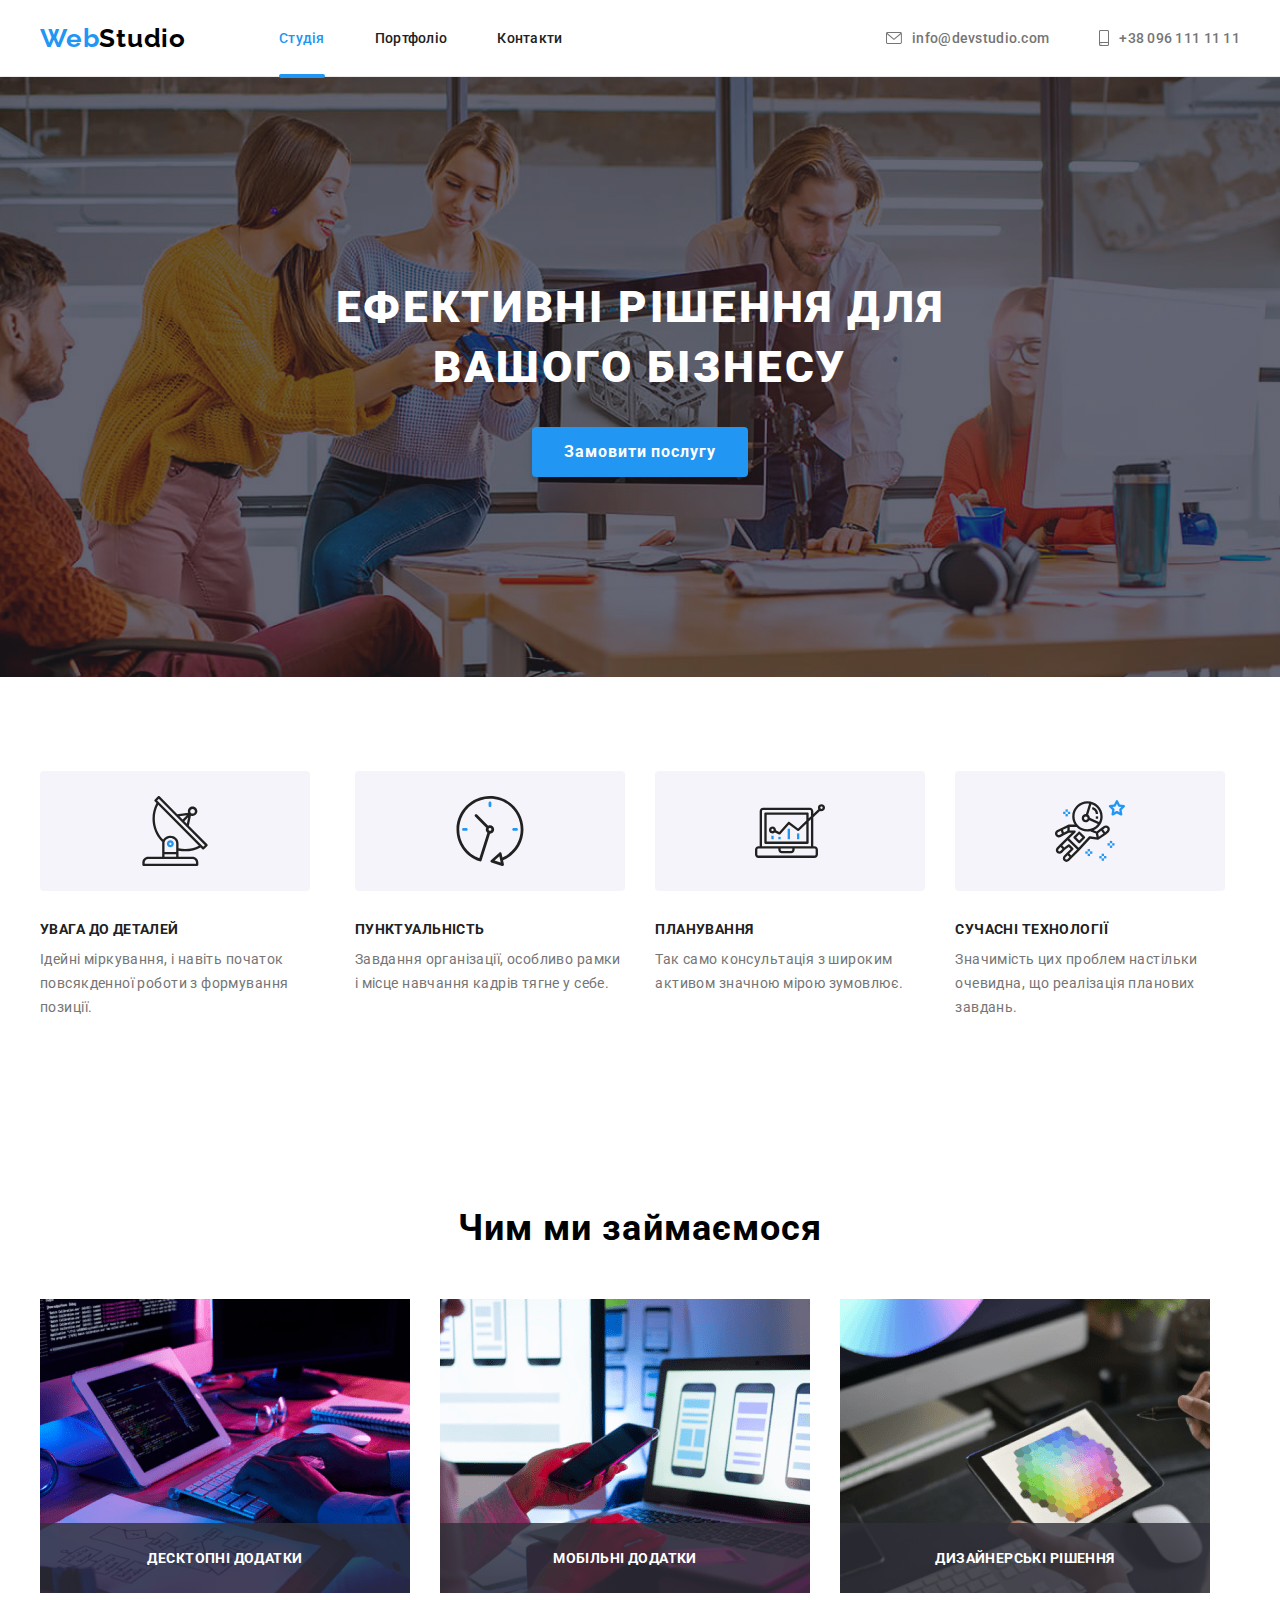
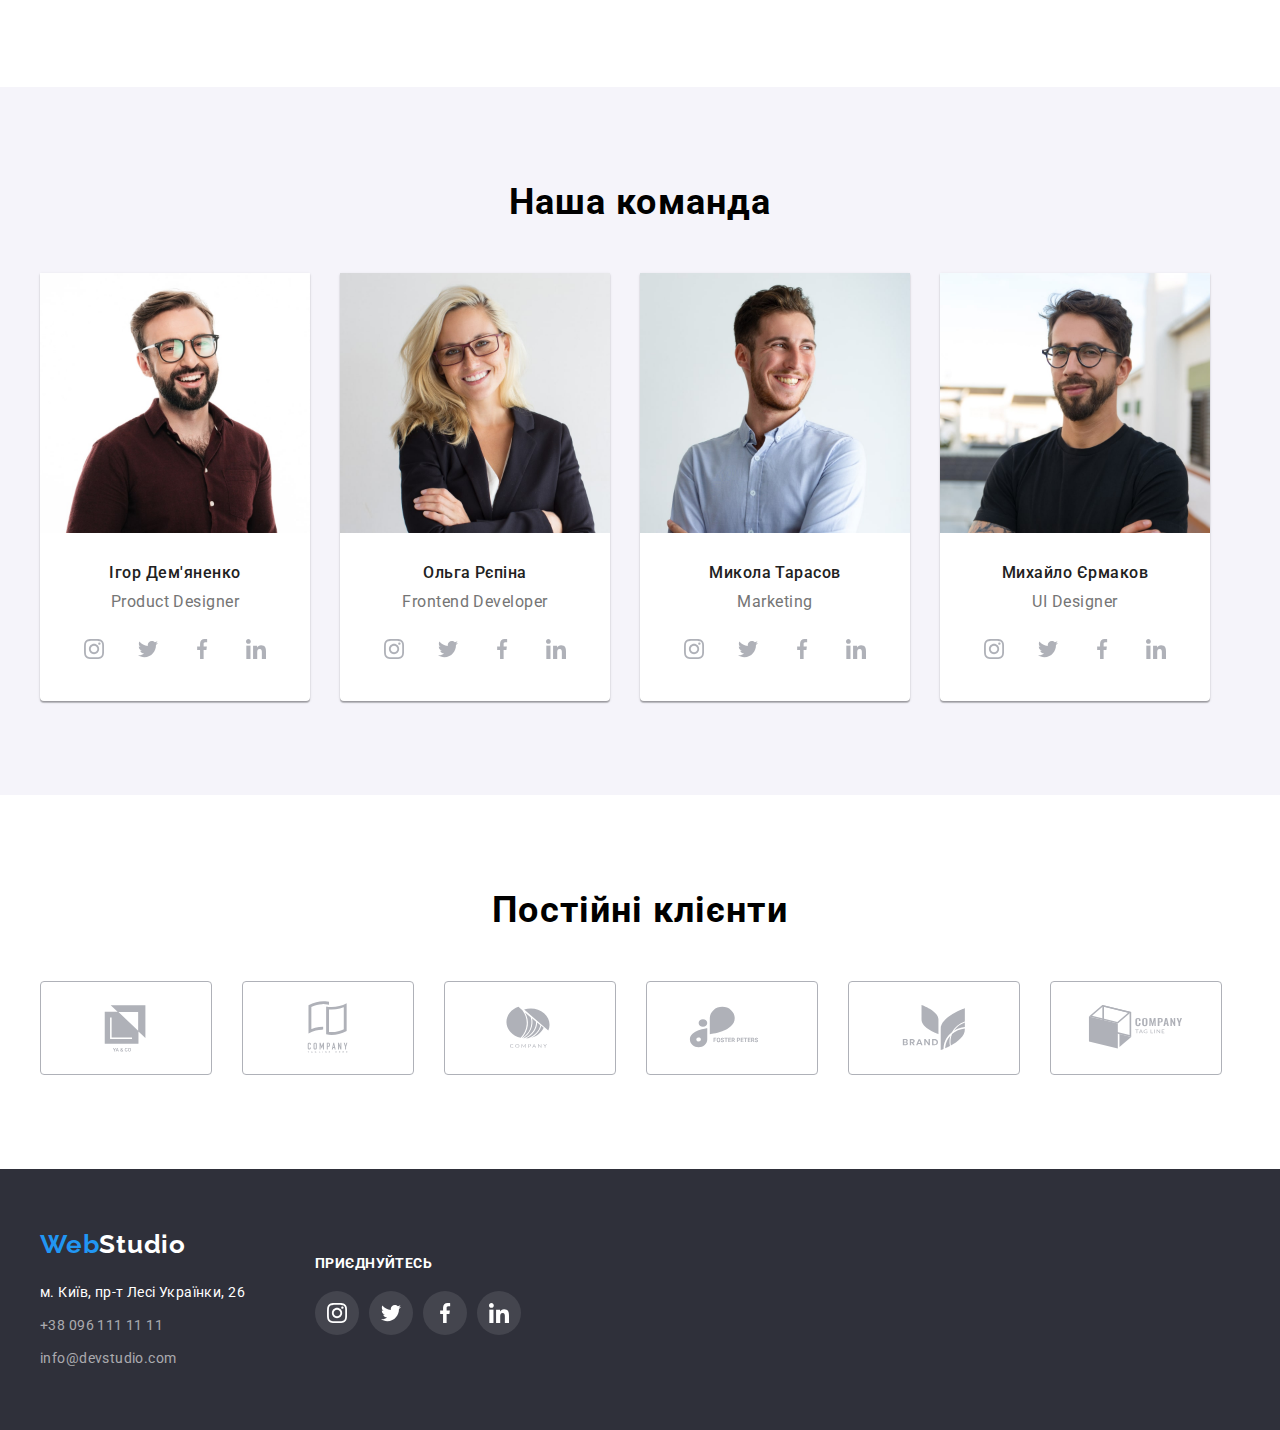
<file: index.html>
<!DOCTYPE html>
<html lang="en">
  <head>
    <meta charset="UTF-8" />
    <meta http-equiv="X-UA-Compatible" content="IE=edge" />
    <meta name="viewport" content="width=device-width, initial-scale=1.0" />
    <title>Webstudio</title>
    <!--modern normalize-->
    <link
      rel="stylesheet"
      href="https://cdnjs.cloudflare.com/ajax/libs/modern-normalize/1.1.0/modern-normalize.min.css"
      integrity="sha512-wpPYUAdjBVSE4KJnH1VR1HeZfpl1ub8YT/NKx4PuQ5NmX2tKuGu6U/JRp5y+Y8XG2tV+wKQpNHVUX03MfMFn9Q=="
      crossorigin="anonymous"
      referrerpolicy="no-referrer" />
    <!-- <link rel="stylesheet" href="./css/normalize.css" /> -->
    <!--custom styles-->
    <link rel="stylesheet" href="./css/styles.css" />
    <!--fonts-family-->
    <link rel="preconnect" href="https://fonts.googleapis.com" />
    <link rel="preconnect" href="https://fonts.gstatic.com" crossorigin />
    <link
      href="https://fonts.googleapis.com/css2?family=Raleway:wght@700&family=Roboto:wght@400;500;700;900&display=swap"
      rel="stylesheet" />
  </head>
  <body>
    <!--шапка-->
    <header class="header">
      <div class="container">
        <div class="header-container">
          <a class="logo" href="index.html">Web<span class="logo-header">Studio</span></a>
          <nav>
            <ul class="nav-list">
              <li class="nav-item">
                <a href="./index.html" class="nav-link curent"
                  ><span class="blue-line">Студія</span></a
                >
              </li>
              <li class="nav-item"><a href="./portfolio.html" class="nav-link">Портфоліо</a></li>
              <li class="nav-item"><a href="./index.html" class="nav-link">Контакти</a></li>
            </ul>
          </nav>
          <div class="header-group">
            <a href="info@devstudio.com" class="info">
              <svg class="header-logo" width="16" height="12">
                <use href="./img/symbol-defs.svg#icon-envelope"></use>
              </svg>

              info@devstudio.com
            </a>
            <a href="tel:+380961111111" class="tel">
              <svg class="header-logo" width="10" height="16">
                <use href="./img/symbol-defs.svg#icon-smartphone"></use>
              </svg>

              +38 096 111 11 11</a
            >
          </div>
        </div>
      </div>
    </header>

    <!--hero-->
    <main>
      <div class="hero">
        <section>
          <h1 class="post-title">Ефективні рішення для вашого бізнесу</h1>

          <!--<img src="./img/bg.png" alt="bg" width="1600" height="600" />-->
          <button data-modal-open type="button" class="hero-button">Замовити послугу</button>
        </section>
      </div>

      <!--<h2>Особливостi</h2>-->
      <section class="section">
        <div class="container">
          <ul class="list-item">
            <li>
              <div class="box-ander-hero">
                <svg class="ander-hero-logo" width="70" height="70">
                  <use href="./img/symbol-defs.svg#icon-antenna-1"></use>
                </svg>
              </div>
              <h3 class="section-title">УВАГА ДО ДЕТАЛЕЙ</h3>
              <p class="section-title-item">
                Ідейні міркування, і навіть початок повсякденної роботи з формування позиції.
              </p>
            </li>
            <li>
              <div class="box-ander-hero">
                <svg class="ander-hero-logo" width="70" height="70">
                  <use href="./img/symbol-defs.svg#icon-clock-1"></use>
                </svg>
              </div>
              <h3 class="section-title">ПУНКТУАЛЬНІСТЬ</h3>
              <p class="section-title-item">
                Завдання організації, особливо рамки і місце навчання кадрів тягне у себе.
              </p>
            </li>

            <li>
              <div class="box-ander-hero">
                <svg class="ander-hero-logo" width="70" height="70">
                  <use href="./img/symbol-defs.svg#icon-diagram-1"></use>
                </svg>
              </div>
              <h3 class="section-title">ПЛАНУВАННЯ</h3>
              <p class="section-title-item">
                Так само консультація з широким активом значною мірою зумовлює.
              </p>
            </li>
            <li>
              <div class="box-ander-hero">
                <svg class="ander-hero-logo" width="70" height="70">
                  <use href="./img/symbol-defs.svg#icon-astronaut-1"></use>
                </svg>
              </div>
              <h3 class="section-title">СУЧАСНІ ТЕХНОЛОГІЇ</h3>
              <p class="section-title-item">
                Значимість цих проблем настільки очевидна, що реалізація планових завдань.
              </p>
            </li>
          </ul>
        </div>
      </section>

      <!------- чим ми займаэмося------->

      <section class="section">
        <div class="container">
          <h2 class="title-studio">Чим ми займаємося</h2>
          <ul class="list list-item">
            <li>
              <div class="thumb">
                <img src="./img/mbook-min.png" alt="mbook" width="370" height="294" />
                <h3 class="our-work">Десктопні додатки</h3>
              </div>
            </li>
            <li>
              <div class="thumb">
                <img src="./img/iphone-min.png" alt="iphone" width="370" height="294" />
                <h3 class="our-work">Мобільні додатки</h3>
              </div>
            </li>
            <li>
              <div class="thumb">
                <img src="./img/pl-min.png" alt="pl" width="370" height="294" />
                <h3 class="our-work">Дизайнерські рішення</h3>
              </div>
            </li>
          </ul>
        </div>
      </section>
      <!--бригада-->
      <div class="team section">
        <section class="container">
          <h2 class="title-studio">Наша команда</h2>
          <ul class="list list-item">
            <li class="cards-team">
              <img src="./img/igor-min.jpg" alt="igor" width="270" height="260" />

              <div class="about-unit">
                <h3 class="section-unit">Ігор Дем'яненко</h3>
                <p class="section-unit-work">Product Designer</p>
                <ul class="sosials">
                  <li class="socials-item">
                    <a
                      class="sosials-link"
                      href="htpps://instagram.com"
                      target="_blank"
                      rel="nooper noreferrer"
                      aria-label="Instagram icon">
                      <svg class="sosials-icon" width="20" height="20">
                        <use href="./img/symbol-defs.svg#icon-instagram-2"></use>
                      </svg>
                    </a>
                  </li>
                  <li class="socials-item">
                    <a
                      class="sosials-link"
                      href="htpps://instagram.com"
                      target="_blank"
                      rel="nooper noreferrer"
                      aria-label="Instagram icon">
                      <svg class="sosials-icon" width="20" height="20">
                        <use href="./img/symbol-defs.svg#icon-twitter-1"></use>
                      </svg>
                    </a>
                  </li>
                  <li class="socials-item">
                    <a
                      class="sosials-link"
                      href="htpps://instagram.com"
                      target="_blank"
                      rel="nooper noreferrer"
                      aria-label="Instagram icon">
                      <svg class="sosials-icon" width="20" height="20">
                        <use href="./img/symbol-defs.svg#icon-facebook-1"></use>
                      </svg>
                    </a>
                  </li>
                  <li class="socials-item">
                    <a
                      class="sosials-link"
                      href="htpps://instagram.com"
                      target="_blank"
                      rel="nooper noreferrer"
                      aria-label="Instagram icon">
                      <svg class="sosials-icon" width="20" height="20">
                        <use href="./img/symbol-defs.svg#icon-linkedin-1"></use>
                      </svg>
                    </a>
                  </li>
                </ul>
              </div>
            </li>
            <li class="cards-team">
              <img src="./img/olga-min.jpg" alt="olga" width="270" height="260" />

              <div class="about-unit">
                <h3 class="section-unit">Ольга Рєпіна</h3>
                <p class="section-unit-work">Frontend Developer</p>
                <ul class="sosials">
                  <li class="socials-item">
                    <a
                      class="sosials-link"
                      href="htpps://instagram.com"
                      target="_blank"
                      rel="nooper noreferrer"
                      aria-label="Instagram icon">
                      <svg class="sosials-icon" width="20" height="20">
                        <use href="./img/symbol-defs.svg#icon-instagram-2"></use>
                      </svg>
                    </a>
                  </li>
                  <li class="socials-item">
                    <a
                      class="sosials-link"
                      href="htpps://instagram.com"
                      target="_blank"
                      rel="nooper noreferrer"
                      aria-label="Instagram icon">
                      <svg class="sosials-icon" width="20" height="20">
                        <use href="./img/symbol-defs.svg#icon-twitter-1"></use>
                      </svg>
                    </a>
                  </li>
                  <li class="socials-item">
                    <a
                      class="sosials-link"
                      href="htpps://instagram.com"
                      target="_blank"
                      rel="nooper noreferrer"
                      aria-label="Instagram icon">
                      <svg class="sosials-icon" width="20" height="20">
                        <use href="./img/symbol-defs.svg#icon-facebook-1"></use>
                      </svg>
                    </a>
                  </li>
                  <li class="socials-item">
                    <a
                      class="sosials-link"
                      href="htpps://instagram.com"
                      target="_blank"
                      rel="nooper noreferrer"
                      aria-label="Instagram icon">
                      <svg class="sosials-icon" width="20" height="20">
                        <use href="./img/symbol-defs.svg#icon-linkedin-1"></use>
                      </svg>
                    </a>
                  </li>
                </ul>
              </div>
            </li>
            <li class="cards-team">
              <img src="./img/mikola-min.jpg" alt="mikola" width="270" height="260" />

              <div class="about-unit">
                <h3 class="section-unit">Микола Тарасов</h3>
                <p class="section-unit-work">Marketing</p>
                <ul class="sosials">
                  <li class="socials-item">
                    <a
                      class="sosials-link"
                      href="htpps://instagram.com"
                      target="_blank"
                      rel="nooper noreferrer"
                      aria-label="Instagram icon">
                      <svg class="sosials-icon" width="20" height="20">
                        <use href="./img/symbol-defs.svg#icon-instagram-2"></use>
                      </svg>
                    </a>
                  </li>
                  <li class="socials-item">
                    <a
                      class="sosials-link"
                      href="htpps://instagram.com"
                      target="_blank"
                      rel="nooper noreferrer"
                      aria-label="Instagram icon">
                      <svg class="sosials-icon" width="20" height="20">
                        <use href="./img/symbol-defs.svg#icon-twitter-1"></use>
                      </svg>
                    </a>
                  </li>
                  <li class="socials-item">
                    <a
                      class="sosials-link"
                      href="htpps://instagram.com"
                      target="_blank"
                      rel="nooper noreferrer"
                      aria-label="Instagram icon">
                      <svg class="sosials-icon" width="20" height="20">
                        <use href="./img/symbol-defs.svg#icon-facebook-1"></use>
                      </svg>
                    </a>
                  </li>
                  <li class="socials-item">
                    <a
                      class="sosials-link"
                      href="htpps://instagram.com"
                      target="_blank"
                      rel="nooper noreferrer"
                      aria-label="Instagram icon">
                      <svg class="sosials-icon" width="20" height="20">
                        <use href="./img/symbol-defs.svg#icon-linkedin-1"></use>
                      </svg>
                    </a>
                  </li>
                </ul>
              </div>
            </li>
            <li class="cards-team">
              <img src="./img/mikael-min.jpg" alt="mikael" width="270" height="260" />

              <div class="about-unit">
                <h3 class="section-unit">Михайло Єрмаков</h3>
                <p class="section-unit-work">UI Designer</p>
                <ul class="sosials">
                  <li class="socials-item">
                    <a
                      class="sosials-link"
                      href="htpps://instagram.com"
                      target="_blank"
                      rel="nooper noreferrer"
                      aria-label="Instagram icon">
                      <svg class="sosials-icon" width="20" height="20">
                        <use href="./img/symbol-defs.svg#icon-instagram-2"></use>
                      </svg>
                    </a>
                  </li>
                  <li class="socials-item">
                    <a
                      class="sosials-link"
                      href="htpps://instagram.com"
                      target="_blank"
                      rel="nooper noreferrer"
                      aria-label="Instagram icon">
                      <svg class="sosials-icon" width="20" height="20">
                        <use href="./img/symbol-defs.svg#icon-twitter-1"></use>
                      </svg>
                    </a>
                  </li>
                  <li class="socials-item">
                    <a
                      class="sosials-link"
                      href="htpps://instagram.com"
                      target="_blank"
                      rel="nooper noreferrer"
                      aria-label="Instagram icon">
                      <svg class="sosials-icon" width="20" height="20">
                        <use href="./img/symbol-defs.svg#icon-facebook-1"></use>
                      </svg>
                    </a>
                  </li>
                  <li class="socials-item">
                    <a
                      class="sosials-link"
                      href="htpps://instagram.com"
                      target="_blank"
                      rel="nooper noreferrer"
                      aria-label="Instagram icon">
                      <svg class="sosials-icon" width="20" height="20">
                        <use href="./img/symbol-defs.svg#icon-linkedin-1"></use>
                      </svg>
                    </a>
                  </li>
                </ul>
              </div>
            </li>
          </ul>
        </section>
      </div>
      <!--постiйнi клiэнти-->
      <section class="section">
        <div class="container">
          <h2 class="title-studio">Постійні клієнти</h2>
          <ul class="list-client">
            <li>
              <a class="client-link" href="./index.html">
                <svg class="client-logo-symbol" width="106" height="60">
                  <use href="./img/symbol-defs.svg#icon-yaco"></use>
                </svg>
              </a>
            </li>
            <li>
              <a class="client-link" href="./index.html">
                <svg class="client-logo-symbol" width="106" height="60">
                  <use href="./img/symbol-defs.svg#icon-taglinehere"></use>
                </svg>
              </a>
            </li>
            <li>
              <a class="client-link" href="./index.html">
                <svg class="client-logo-symbol" width="106" height="60">
                  <use href="./img/symbol-defs.svg#icon-company"></use>
                </svg>
              </a>
            </li>
            <li>
              <a class="client-link" href="./index.html">
                <svg class="client-logo-symbol" width="106" height="60">
                  <use href="./img/symbol-defs.svg#icon-foster"></use>
                </svg>
              </a>
            </li>
            <li>
              <a class="client-link" href="./index.html">
                <svg class="client-logo-symbol" width="106" height="60">
                  <use href="./img/symbol-defs.svg#icon-brand"></use>
                </svg>
              </a>
            </li>
            <li>
              <a class="client-link" href="./index.html">
                <svg class="client-logo-symbol" width="106" height="60">
                  <use href="./img/symbol-defs.svg#icon-tagline"></use>
                </svg>
              </a>
            </li>
          </ul>
        </div>
      </section>
    </main>
    <!--на подвале-->

    <footer class="footer">
      <div class="join-items container">
        <div>
          <a class="footer-logo" href="index.html">Web<span class="logo-footer">Studio</span></a>
          <address>
            <ul class="footer-items">
              <li>
                <a
                  class="info-tel-ad"
                  href="https://goo.gl/maps/oGdaYsp25zFcmJvW9"
                  target="_blank"
                  rel="nofolow"
                  >м. Київ, пр-т Лесі Українки, 26</a
                >
              </li>
              <li>
                <a class="info-tel-footer" href="tel:+380961111111">+38 096 111 11 11</a>
              </li>
              <li>
                <a class="info-footer" href="info@devstudio.com">info@devstudio.com</a>
              </li>
            </ul>
          </address>
        </div>
        <div class="join">
          <h3 class="section-join">приєднуйтесь</h3>
          <ul class="sosials-footer">
            <li class="socials-item">
              <a
                class="sosials-link-footer"
                href="htpps://instagram.com"
                target="_blank"
                rel="nooper noreferrer"
                aria-label="Instagram icon">
                <svg class="sosials-icon" width="20" height="20">
                  <use href="./img/symbol-defs.svg#icon-instagram-2"></use>
                </svg>
              </a>
            </li>
            <li class="socials-item">
              <a
                class="sosials-link-footer"
                href="htpps://instagram.com"
                target="_blank"
                rel="nooper noreferrer"
                aria-label="Instagram icon">
                <svg class="sosials-icon" width="20" height="20">
                  <use href="./img/symbol-defs.svg#icon-twitter-1"></use>
                </svg>
              </a>
            </li>
            <li class="socials-item">
              <a
                class="sosials-link-footer"
                href="htpps://instagram.com"
                target="_blank"
                rel="nooper noreferrer"
                aria-label="Instagram icon">
                <svg class="sosials-icon" width="20" height="20">
                  <use href="./img/symbol-defs.svg#icon-facebook-1"></use>
                </svg>
              </a>
            </li>
            <li class="socials-item">
              <a
                class="sosials-link-footer"
                href="htpps://instagram.com"
                target="_blank"
                rel="nooper noreferrer"
                aria-label="Instagram icon">
                <svg class="sosials-icon" width="20" height="20">
                  <use href="./img/symbol-defs.svg#icon-linkedin-1"></use>
                </svg>
              </a>
            </li>
          </ul>
        </div>
      </div>
    </footer>
    <div class="backdrop is-hidden" data-modal>
      <div class="modal">
        <button class="modal-btn" data-modal-close>
          <svg class="modal-icon" width="18px" height="18px">
            <use href="./img/symbol-defs.svg#icon-close-black-18dp-2-1"></use>
          </svg>
        </button>
        <h2 class="modal-your-data">Залиште свої дані, ми вам передзвонимо</h2>
        <form class="modal-form" name="modal_form">
          <div class="modal-form-group" role="group">
            <label class="modal-form-label" for="user_name">Ім'я</label>
            <div>
              <input class="modal-form-field" type="text" name="user_name" id="user_name" />
              <svg class="modal-icon" width="18px" height="18px">
                <use href="./img/symbol-defs.svg#icon-person-black-18dp-1"></use>
              </svg>
            </div>
            <label class="modal-form-label" for="user_name">Телефон</label>
            <div>
              <input class="modal-form-field" type="tel" name="user_name" id="user_name" />
              <svg class="modal-icon" width="18px" height="18px">
                <use href="./img/symbol-defs.svg#icon-phone-black-18dp-1"></use>
              </svg>
            </div>
            <label class="modal-form-label" for="user_name">Пошта</label>
            <div>
              <input class="modal-form-field" type="email" name="user_name" id="user_name" />
              <svg class="modal-icon" width="18px" height="18px">
                <use href="./img/symbol-defs.svg#icon-email-black-18dp-1"></use>
              </svg>
            </div>
            <label class="modal-form-label" for="user_message">Коментар</label>
            <textarea
              class="modal-form-message"
              name="user_message"
              id="user_message"
              rows="6" placeholder="Введіть текст"></textarea>
          </div>
          <div role="group">
            <input class="modal-form-checkbox" type="checkbox" id="user_agreement" />
            <label for="user_agreement"
              >Погоджуюся з розсилкою та приймаю<a href="">Умови договору</a></label
            >
          </div>
          <button class="modal-form-btn" type="submit">Відправити</button>
        </form>
      </div>
    </div>
    <script src="./js/modal.js"></script>
  </body>
</html>
</file>
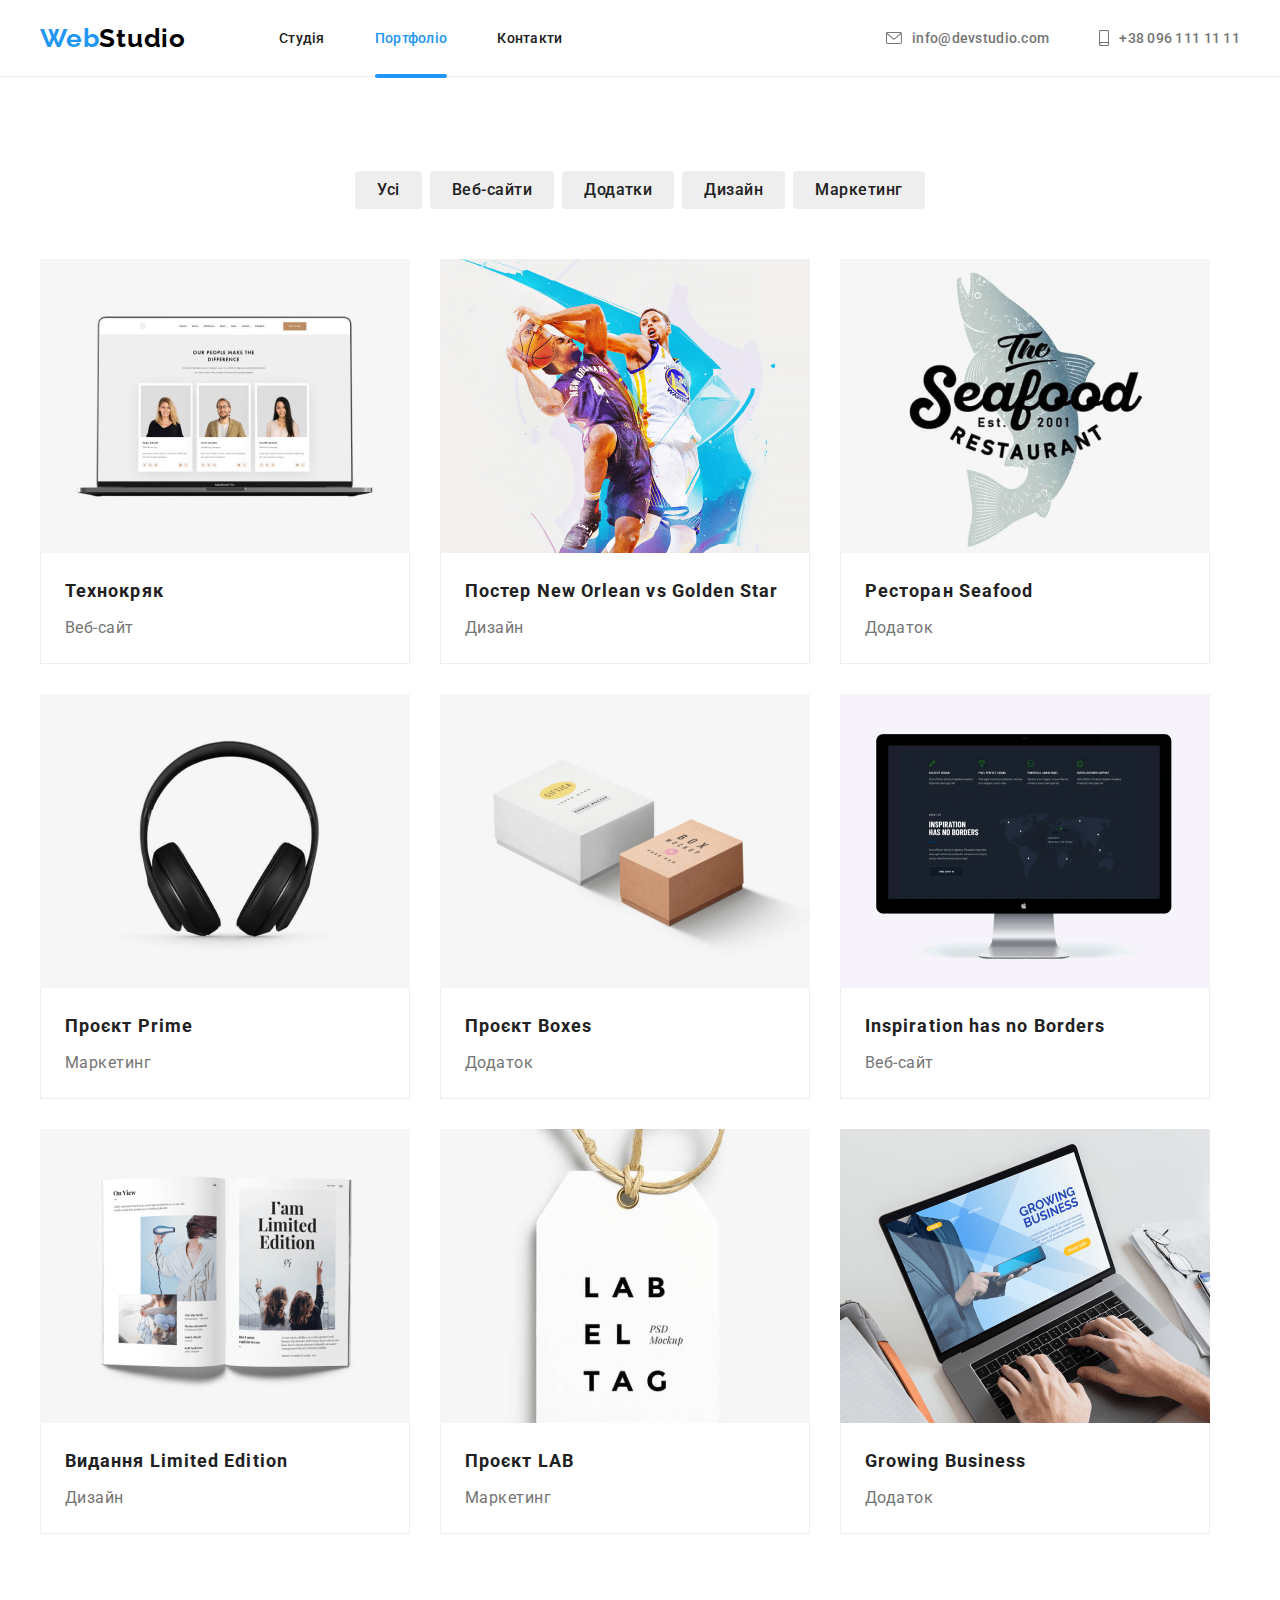
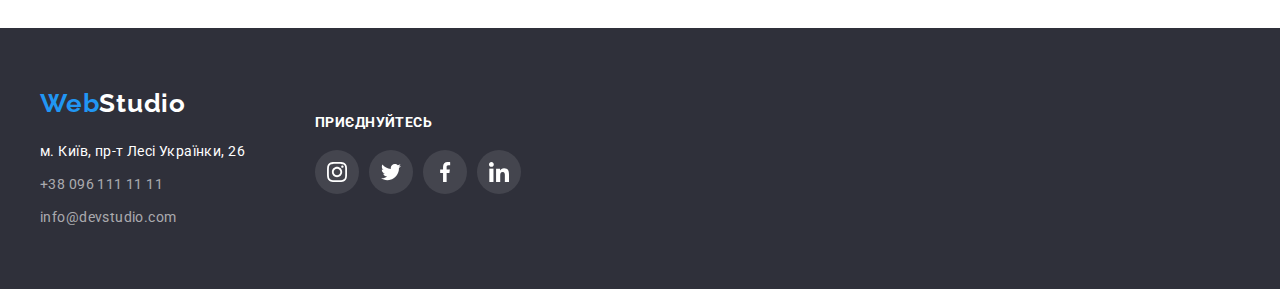
<file: portfolio.html>
<!DOCTYPE html>
<html lang="en">
  <head>
    <meta charset="UTF-8" />
    <meta http-equiv="X-UA-Compatible" content="IE=edge" />
    <meta name="viewport" content="width=device-width, initial-scale=1.0" />
    <title>Portfolio</title>
    <!--modern normalize-->
    <link
      rel="stylesheet"
      href="https://cdnjs.cloudflare.com/ajax/libs/modern-normalize/1.1.0/modern-normalize.min.css"
      integrity="sha512-wpPYUAdjBVSE4KJnH1VR1HeZfpl1ub8YT/NKx4PuQ5NmX2tKuGu6U/JRp5y+Y8XG2tV+wKQpNHVUX03MfMFn9Q=="
      crossorigin="anonymous"
      referrerpolicy="no-referrer" />
    <!-- <link rel="stylesheet" href="./css/normalize.css" /> -->

    <!--custom styles-->
    <link rel="stylesheet" href="./css/styles.css" />
    <!--fonts-family-->
    <link rel="preconnect" href="https://fonts.googleapis.com" />
    <link rel="preconnect" href="https://fonts.gstatic.com" crossorigin />
    <link
      href="https://fonts.googleapis.com/css2?family=Raleway:wght@700&family=Roboto:wght@400;500;700;900&display=swap"
      rel="stylesheet" />
  </head>
  <body>
    <!--шапка-->
    <header class="header">
      <div class="container">
        <div class="header-container">
          <a class="logo" href="index.html">Web<span class="logo-header">Studio</span></a>
          <nav>
            <ul class="nav-list">
              <li class="nav-item"><a href="./index.html" class="nav-link">Студія</a></li>
              <li class="nav-item">
                <a href="./portfolio.html" class="nav-link curent"
                  ><span class="blue-line">Портфоліо</span></a
                >
              </li>
              <li class="nav-item"><a href="./index.html" class="nav-link">Контакти</a></li>
            </ul>
          </nav>
          <div class="header-group">
            <a href="info@devstudio.com" class="info">
              <svg class="header-logo" width="16" height="12">
                <use href="./img/symbol-defs.svg#icon-envelope"></use>
              </svg>

              info@devstudio.com
            </a>
            <a href="tel:+380961111111" class="tel">
              <svg class="header-logo" width="10" height="16">
                <use href="./img/symbol-defs.svg#icon-smartphone"></use>
              </svg>

              +38 096 111 11 11</a
            >
          </div>
        </div>
      </div>
    </header>

    <!--portfolio-->

    <main>
      <section class="section">
        <div class="container">
          <!-- <h1>filters</h1> -->
          <ul class="list-filters">
            <li><button type="button" class="portfolio-btn">Усі</button></li>
            <li><button type="button" class="portfolio-btn">Веб-сайти</button></li>
            <li><button type="button" class="portfolio-btn">Додатки</button></li>
            <li><button type="button" class="portfolio-btn">Дизайн</button></li>
            <li><button type="button" class="portfolio-btn">Маркетинг</button></li>
          </ul>
          <!-- <h2>portfolio</h2> -->
          <ul class="list-portfolio">
            <li>
              <div class="cards">
                <img src="./img/tehno.png" alt="tehno" />
                <div class="about-portfolio">
                  <h3 class="example">Технокряк</h3>
                  <p class="example-item">Веб-сайт</p>
                </div>
              </div>
            </li>
            <li>
              <div class="cards">
                <div class="box">
                  <img src="./img/basket.png" alt="basket" />
                  <div class="overlay">
                    <p>
                      Ресурс пропонує комплексні пропозиції з різним рівнем функціоналу та сервісів.
                      Все це дозволить відвідувачу отримати вичерпні відомості про компанію чи
                      приватну особу.
                    </p>
                  </div>
                </div>
                <div class="about-portfolio">
                  <h4 class="example">Постер New Orlean vs Golden Star</h4>
                  <p class="example-item">Дизайн</p>
                </div>
              </div>
            </li>
            <li>
              <div class="cards">
                <img src="./img/seafood.png" alt="seafood" />
                <div class="about-portfolio">
                  <h4 class="example">Ресторан Seafood</h4>
                  <p class="example-item">Додаток</p>
                </div>
              </div>
            </li>
            <li>
              <div class="cards">
                <img src="./img/prime.png" alt="prime" />
                <div class="about-portfolio">
                  <h4 class="example">Проєкт Prime</h4>
                  <p class="example-item">Маркетинг</p>
                </div>
              </div>
            </li>
            <li>
              <div class="cards">
                <img src="./img/boxes.png" alt="boxes" />
                <div class="about-portfolio">
                  <h4 class="example">Проєкт Boxes</h4>
                  <p class="example-item">Додаток</p>
                </div>
              </div>
            </li>
            <li>
              <div class="cards">
                <img src="./img/borders.png" alt="borders" />
                <div class="about-portfolio">
                  <h4 class="example">Inspiration has no Borders</h4>
                  <p class="example-item">Веб-сайт</p>
                </div>
              </div>
            </li>
            <li>
              <div class="cards">
                <img src="./img/book.png" alt="book" />
                <div class="about-portfolio">
                  <h4 class="example">Видання Limited Edition</h4>
                  <p class="example-item">Дизайн</p>
                </div>
              </div>
            </li>
            <li>
              <div class="cards">
                <img src="./img/label.png" alt="label" />
                <div class="about-portfolio">
                  <h4 class="example">Проєкт LAB</h4>
                  <p class="example-item">Маркетинг</p>
                </div>
              </div>
            </li>
            <li>
              <div class="cards">
                <img src="./img/growing.png" alt="growing" />
                <div class="about-portfolio">
                  <h4 class="example">Growing Business</h4>
                  <p class="example-item">Додаток</p>
                </div>
              </div>
            </li>
          </ul>
        </div>
      </section>
    </main>
    <!--на подвале-->
    <footer class="footer">
      <div class="join-items container">
        <div>
          <a class="footer-logo" href="index.html">Web<span class="logo-footer">Studio</span></a>
          <address>
            <ul class="footer-items">
              <li>
                <a
                  class="info-tel-ad"
                  href="https://goo.gl/maps/oGdaYsp25zFcmJvW9"
                  target="_blank"
                  rel="nofolow"
                  >м. Київ, пр-т Лесі Українки, 26</a
                >
              </li>
              <li>
                <a class="info-tel-footer" href="tel:+380961111111">+38 096 111 11 11</a>
              </li>
              <li>
                <a class="info-footer" href="info@devstudio.com">info@devstudio.com</a>
              </li>
            </ul>
          </address>
        </div>
        <div class="join">
          <h3 class="section-join">приєднуйтесь</h3>
          <ul class="sosials-footer">
            <li class="socials-item">
              <a
                class="sosials-link-footer"
                href="htpps://instagram.com"
                target="_blank"
                rel="nooper noreferrer"
                aria-label="Instagram icon">
                <svg class="sosials-icon" width="20" height="20">
                  <use href="./img/symbol-defs.svg#icon-instagram-2"></use>
                </svg>
              </a>
            </li>
            <li class="socials-item">
              <a
                class="sosials-link-footer"
                href="htpps://instagram.com"
                target="_blank"
                rel="nooper noreferrer"
                aria-label="Instagram icon">
                <svg class="sosials-icon" width="20" height="20">
                  <use href="./img/symbol-defs.svg#icon-twitter-1"></use>
                </svg>
              </a>
            </li>
            <li class="socials-item">
              <a
                class="sosials-link-footer"
                href="htpps://instagram.com"
                target="_blank"
                rel="nooper noreferrer"
                aria-label="Instagram icon">
                <svg class="sosials-icon" width="20" height="20">
                  <use href="./img/symbol-defs.svg#icon-facebook-1"></use>
                </svg>
              </a>
            </li>
            <li class="socials-item">
              <a
                class="sosials-link-footer"
                href="htpps://instagram.com"
                target="_blank"
                rel="nooper noreferrer"
                aria-label="Instagram icon">
                <svg class="sosials-icon" width="20" height="20">
                  <use href="./img/symbol-defs.svg#icon-linkedin-1"></use>
                </svg>
              </a>
            </li>
          </ul>
        </div>
      </div>
    </footer>
    <script src="./js/modal.js"></script>
  </body>
</html>
</file>
<file: css/styles.css>
/* Убираем внутренние отступы */
ul,
ol[class],
li {
  padding: 0;
}

/* Убираем внешние отступы */
body,
h1,
h2,
h3,
h4,
p,
ul {
  margin: 0;
}
/* убираем отступы у картинок снизу */
img {
  max-width: 100%;
  display: block;
}
/*подключение шрифтов,бэкграунд,цвет абзацев*/
body {
  background-color: var(--white);
  color: var(--secondary-text-color);
  font-family: Roboto, Raleway;
}
/*класс контейнер  ограничивает и центрует контент*/
.container {
  width: 1200px;
  margin: 0 auto;
  padding-left: 15px;
  padding-right: 15px;
}

/*класс секция заданы верхние и нижние падинги по 94px,  */
.section {
  padding-top: 94px;
  padding-bottom: 94px;
}

/*цвет основного  черного текста color: #212121
цвет вторичного черного текста color: #757575
задний фон основной темный     background: #2F303A
белый h1, шапка, studio-logo-footer background: #FFFFFF 
белый основной background: #F5F5F5
белый вторичный background: #F5F4FA
акцент web-logo background: #2196F3
studio-logo-header #000000
*/
:root {
  --white: #ffffff;
  --black: #000000;
  --accent: #2196f3;
  --background-white: #f5f5f5;
  --secondary-background-white: #f5f4fa;
  --hero-footer-background: #2f303a;
  --primary-text-color: #212121;
  --secondary-text-color: #757575;
}

/* убираем точки в списке */
ul[class],
ol[class],
li {
  list-style: none;
}

/* шапка */

/*logo*/
.logo {
  font-family: 'Raleway';
  font-style: normal;
  font-weight: 700;
  font-size: 26px;
  line-height: calc(31 / 26);
  letter-spacing: 0.03em;
  color: var(--accent);
  margin-right: 93px;
}
.logo-header {
  font-family: 'Raleway';
  font-style: normal;
  font-weight: 700;
  font-size: 26px;
  line-height: calc(31 / 26);
  letter-spacing: 0.03em;
  color: var(--black);
}

/* Отменяем подчеркивание у ссылки */
a {
  text-decoration: none;
}

/*---навигация---*/
.header-container {
  display: flex;
  align-items: center;
  justify-content: center;
}

.nav-link {
  font-weight: 500;
  font-style: normal;
  font-size: 14px;
  line-height: calc(16 / 12);
  letter-spacing: 0.02em;
  color: var(--primary-text-color);

  display: block;

  transition: color 250ms cubic-bezier(0.4, 0, 0.2, 1);
}
.blue-line {
  position: relative;
}
.blue-line::after {
  content: '';
  display: block;
  width: 100%;
  height: 4px;
  background-color: #2196f3;
  border-radius: 2px;
   top: 44px; 

  position: absolute;
}

.nav-link:hover,
.nav-link:focus {
  color: var(--accent);
}

.nav-list .nav-link.curent {
  color: var(--accent);
}

.header-group {
  display: flex;
  align-items: center;
  gap: 50px;
  margin-left: auto;
}

.info {
  font-family: 'Roboto';
  font-style: normal;
  font-weight: 500;
  font-size: 14px;
  line-height: calc(16 / 14);
  letter-spacing: 0.02em;
  color: var(--secondary-text-color);

  display: flex;
  align-items: center;
  gap: 10px;
  padding-top: 30px;
  padding-bottom: 30px;

  transition: color 250ms cubic-bezier(0.4, 0, 0.2, 1);
}

.tel {
  font-family: 'Roboto';
  font-style: normal;
  font-weight: 500;
  font-size: 14px;
  line-height: calc(16 / 14);
  letter-spacing: 0.02em;
  color: var(--secondary-text-color);

  display: flex;
  align-items: center;
  gap: 10px;
  padding-top: 30px;
  padding-bottom: 30px;

  transition: color 250ms cubic-bezier(0.4, 0, 0.2, 1);
}

.info:hover,
.info:focus {
  color: var(--accent);
}
.tel:hover,
.tel:focus {
  color: var(--accent);
}
.nav-list {
  display: flex;
  align-items: center;
  gap: 50px;
  /* margin-right: auto; */
}

.header {
  border-bottom: 1px solid #ececec;
  /* max-width: 1600px; */
  margin: 0 auto;
}

.header-logo {
  fill: currentColor;
}

/*--hero--*/
.post-title {
  max-width: 696px;
  align-items: center;
  font-weight: 900;
  font-size: 44px;
  line-height: calc(60 / 44);
  margin-bottom: 30px;
  margin: 0 auto;
  text-align: center;
  letter-spacing: 0.06em;
  text-transform: uppercase;
  color: var(--white);
}
.hero {
  text-align: center;

  background-image: linear-gradient(rgba(47, 48, 58, 0.4), rgba(47, 48, 58, 0.4)),
    url(../img/hero-bg.png);
  background-color: #c4c4c4;
  /* background-image: url(../img/hero-bg.png); */
  background-position: center;
  background-repeat: no-repeat;
  background-size: cover;

  padding-top: 200px;
  padding-bottom: 200px;

  max-width: 1600px;
  margin: 0 auto;
}

/*---кнопка---*/

.hero-button {
  font-family: 'Roboto';
  font-style: normal;
  font-weight: 700;
  font-size: 16px;
  line-height: calc(30 / 16);

  display: inline-block;
  align-items: center;
  text-align: center;
  letter-spacing: 0.06em;
  border-radius: 4px;
  padding: 10px 32px;
  min-width: 216px;
  height: 50px;
  box-shadow: 0px 4px 4px rgba(0, 0, 0, 0.15);

  margin-top: 30px;
  color: var(--white);
  border: none;
  background-color: var(--accent);
  cursor: pointer;

  transition: color 250ms cubic-bezier(0.4, 0, 0.2, 1);
}
.hero-button:hover,
.hero-button:focus {
  color: var(--primary-text-color);
}
/*---особливости---*/
.box-ander-hero {
  width: 270px;
  height: 120px;
  /* padding: 25px 100px; */

  background-color: #f5f4fa;
  border-radius: 4px;
  margin-bottom: 30px;
  display: flex;
  gap: 30px;
  align-items: center;
  justify-content: center;
}

.peculiarities {
  padding-top: 94px;
}

.list {
  display: flex;
  gap: 30px;
}

.list-item {
  display: flex;
  gap: 30px; /* padding-bottom: 94px; */
}
.section-title {
  font-weight: 700;
  font-size: 14px;
  line-height: calc(16 / 14);
  letter-spacing: 0.03em;
  text-transform: uppercase;
  margin-bottom: 10px;

  color: var(--primary-text-color);
}
.section-title-item {
  font-weight: 400;
  font-size: 14px;
  line-height: calc(24 / 14);
  letter-spacing: 0.03em;
  color: var(--secondary-text-color);
}

/* -------чим ми займаэмося------- */

.our-work {
  padding-top: 27px;
  padding-bottom: 27px;
  font-weight: 700;
  font-size: 14px;
  line-height: 16px;
  text-align: center;
  letter-spacing: 0.03em;
  text-transform: uppercase;

  color: var(--white);
  background: rgba(47, 48, 58, 0.8);
  position: absolute;
  bottom: 0px;
  right: 0px;
  left: 0px;
  margin: 0;
}
.thumb {
  position: relative;
}

/*--фото  та бригада--*/

.team {
  background-color: var(--secondary-background-white);
}
.cards-team {
  background: var(--white);

  box-shadow: 0px 1px 3px rgba(0, 0, 0, 0.12), 0px 1px 1px rgba(0, 0, 0, 0.14),
    0px 2px 1px rgba(0, 0, 0, 0.2);
  border-radius: 0px 0px 4px 4px;
}

.title-studio {
  font-weight: 700;
  font-size: 36px;
  line-height: calc(42 / 36);
  text-align: center;
  letter-spacing: 0.03em;
  box-sizing: border-box;
  color: var(--black);
  margin-bottom: 50px;
}

.section-unit-work {
  font-weight: 400;
  font-size: 16px;
  line-height: calc(19 / 16);
  text-align: center;
  letter-spacing: 0.03em;
  margin-bottom: 16px;

  color: var(--secondary-text-color);
  /* margin-bottom: 30px; */
}
.section-unit {
  font-weight: 500;
  font-size: 16px;
  line-height: calc(19 / 16);
  text-align: center;
  letter-spacing: 0.03em;

  color: var(--primary-text-color);
  /* margin-top: 30px; */
  margin-bottom: 10px;
}

.about-unit {
  padding: 30px 0;
}

.sosials {
  display: flex;
  justify-content: center;
  align-items: center;
  gap: 10px;
  fill: #afb1b8;
}

.sosials-link {
  display: flex;
  justify-content: center;
  align-items: center;
  gap: 10px;
  width: 44px;
  height: 44px;
  border-radius: 50%;
  background-color: var(--white);
  color: #afb1b8;
  transition: color 250ms cubic-bezier(0.4, 0, 0.2, 1),
    background-color 250ms cubic-bezier(0.4, 0, 0.2, 1);
}

.sosials-link:hover,
.sosials-link:focus {
  background-color: var(--accent);
  color: var(--white);
}

.sosials-icon {
  fill: currentColor;
}

/* ------Постійні клієнти------ */

.list-client {
  display: flex;
  gap: 30px;
}

.client-link {
  /* box-sizing: border-box; */
  /* padding: 16px 32px;  */
  display: flex;
  align-items: center;
  justify-content: center;
  width: 170px;
  height: 92px;
  border: 1px solid #afb1b8;
  border-radius: 4px;

  transition: border-color 250ms cubic-bezier(0.4, 0, 0.2, 1);
}

.client-link:hover > .client-logo-symbol,
.client-link:focus > .client-logo-symbol {
  fill: #2196f3;
}

.client-link:hover,
.client-link:focus {
  border-color: #2196f3;
}

.client-logo-symbol {
  fill: #afb1b8;

  transition: fill 250ms cubic-bezier(0.4, 0, 0.2, 1);
}

/*----footer----*/

.footer {
  background-color: var(--hero-footer-background);
  padding-top: 60px;
  padding-bottom: 60px;
}

.footer-logo {
  font-family: 'Raleway';
  font-style: normal;
  font-weight: 700;
  font-size: 26px;
  line-height: calc(31 / 26);
  letter-spacing: 0.03em;
  color: var(--accent);
  /* padding-top: 60px; */
  margin-bottom: 20px;
  display: block;
}
.logo-footer {
  font-family: 'Raleway';
  font-style: normal;
  font-weight: 700;
  font-size: 26px;
  line-height: calc(31 / 26);
  letter-spacing: 0.03em;
  color: var(--white);
}

.info-tel-ad {
  font-style: normal;
  font-weight: 400;
  font-size: 14px;
  line-height: calc(24 / 14);
  letter-spacing: 0.03em;
  color: var(--white);
  display: block;

  transition: color 250ms cubic-bezier(0.4, 0, 0.2, 1);
}
.info-tel-footer {
  font-style: normal;
  font-weight: 400;
  font-size: 14px;
  line-height: calc(24 / 14);
  letter-spacing: 0.03em;

  color: rgba(255, 255, 255, 0.6);
  display: block;

  transition: color 250ms cubic-bezier(0.4, 0, 0.2, 1);
}

.info-footer {
  font-style: normal;
  font-weight: 400;
  font-size: 14px;
  line-height: calc(24 / 14);
  letter-spacing: 0.03em;

  color: rgba(255, 255, 255, 0.6);
  display: block;

  transition: color 250ms cubic-bezier(0.4, 0, 0.2, 1);
}

.footer ul li:not(:last-child) {
  margin-bottom: 9px;
}

.info-tel-ad:hover,
.info-tel-ad:focus,
.info-tel-footer:hover,
.info-tel-footer:focus,
.info-footer:focus,
.info-footer:hover {
  color: var(--accent);
}

/* .join {
} */

.section-join {
  font-weight: 700;
  font-size: 14px;
  line-height: 16px;
  letter-spacing: 0.03em;
  text-transform: uppercase;

  color: #ffffff;
  margin-bottom: 20px;
}

.join-items {
  /* padding-top: 60px;
  padding-bottom: 60px; */
  display: flex;
  gap: 70px;
  align-items: center;
}

.sosials-footer {
  display: flex;
  justify-content: center;
  gap: 10px;
  fill: #afb1b8;
}

.sosials-link-footer {
  display: flex;
  justify-content: center;
  align-items: center;
  gap: 10px;
  width: 44px;
  height: 44px;
  border-radius: 50%;
  background-color: rgba(255, 255, 255, 0.1);
  color: var(--white);
  transition: background-color 250ms cubic-bezier(0.4, 0, 0.2, 1);
}

.sosials-link-footer:hover,
.sosials-link-footer:focus {
  background-color: var(--accent);
  color: var(--white);
}
/*---------------------------------------------------------------------*/
/*portfolio.html*/

.list-filters {
  display: flex;
  justify-content: center;
  gap: 8px;
  /* padding-top: 94px; */
  margin-bottom: 50px;
  margin-top: 0px;
}

.list-portfolio {
  display: flex;
  flex-wrap: wrap;
  gap: 30px;
  margin: 0px;
  /* padding-bottom: 94px; */
}

/*button*/
.portfolio-btn {
  font-family: 'Roboto';
  font-weight: 500;
  font-size: 16px;
  line-height: calc(26 / 16);
  text-align: center;
  letter-spacing: 0.03em;
  color: var(--primary-text-color);
  background: #eeeeee;
  border: none;
  cursor: pointer;
  border-radius: 4px;
  padding: 5.88px 22px;

  transition: color 250ms cubic-bezier(0.4, 0, 0.2, 1),
    background-color 250ms cubic-bezier(0.4, 0, 0.2, 1),
    box-shadow 250ms cubic-bezier(0.4, 0, 0.2, 1);
}

.portfolio-btn:hover,
.portfolio-btn:focus {
  color: var(--white);
  background-color: var(--accent);
  box-shadow: 0px 3px 1px rgba(0, 0, 0, 0.1), 0px 1px 2px rgba(0, 0, 0, 0.08),
    0px 2px 2px rgba(0, 0, 0, 0.12);
  border-radius: 4px;
}

.box {
  background-color: #ffffff;
  width: 370px;

  position: relative;
  overflow: hidden;
}

/* -------оверлей-------- */

.cards:hover > .box > .overlay {
  transform: translatey(0);
}

.overlay {
  position: absolute;
  top: 0;
  left: 0;
  width: 100%;
  height: 100%;
  background-color: rgba(33, 150, 243, 0.9);

  transform: translatey(100%);

  padding-left: 24px;
  padding-right: 24px;
  display: flex;
  align-items: center;

  transition: transform 250ms cubic-bezier(0.4, 0, 0.2, 1);
}

.overlay > p {
  color: #fff;
  margin: 0;
  font-weight: 400;
  font-size: 18px;
  line-height: 28px;
  letter-spacing: 0.03em;

  color: #ffffff;
}

/* .overlay code { 
  display: inline-block;
  padding: 2px 4px;
  border-radius: 2px;
  background-color: #fff;
  color: #2a2a2a;
} */

.about-portfolio {
  padding-top: 20px;
  padding-bottom: 20px;
  padding-left: 24px;
  border-bottom: 1px solid #eeeeee;
  border-left: 1px solid #eeeeee;
  border-right: 1px solid #eeeeee;
  background-color: var(--white);
}

.cards:hover,
.cards:focus {
  box-shadow: 0px 4px 4px rgba(0, 0, 0, 0.25);
}

.cards {
  transition: box-shadow 250ms cubic-bezier(0.4, 0, 0.2, 1);
}

.example {
  font-weight: 700;
  font-size: 18px;
  line-height: calc(36 / 18);
  letter-spacing: 0.06em;
  color: var(--primary-text-color);
  margin-bottom: 4px;
}
.example-item {
  font-weight: 400;
  font-size: 16px;
  line-height: calc(30 / 16);
  letter-spacing: 0.03em;
  color: var(--secondary-text-color);
}

/* ----------оформление модального окна-------- */

.backdrop {
  position: fixed;
  top: 0;
  left: 0;
  height: 100%;
  width: 100%;
  background-color: rgba(0, 0, 0, 0.2);
  opacity: 1;
  transition: opacity 250ms cubic-bezier(0.4, 0, 0.2, 1);
}

.backdrop.is-hidden {
  opacity: 0;
  visibility: hidden;
  pointer-events: none;
  transition: opacity 250ms cubic-bezier(0.4, 0, 0.2, 1),
              visibility 250ms cubic-bezier(0.4, 0, 0.2, 1);
}

.backdrop.is-hidden.modal {
  opacity: 0;
  transform: translate(-50%, -70%) scale(1.5);
}


.modal-your-data{
  font-weight: 700;
font-size: 20px;
line-height: 23px;
text-align: center;
letter-spacing: 0.03em;

margin-bottom: 12px;

color: #212121;

}

.modal-form{
  position: relative;
  
}

.modal-form-field{
  padding-left: 42px;
  width: 100%;
  border: 1px solid rgba(33, 33, 33, 0.2);
border-radius: 4px;
}

.modal-form-message{
  width: 100%;
  border: 1px solid rgba(33, 33, 33, 0.2);
border-radius: 4px;
}

.modal {
  position: absolute;
  width: 528px;
  height: 581px;
  left: 50%;
  top: 50%;
  transform: translate(-50%, -50%) scale(1);

  padding: 40px;

  background-color: #ffffff;
  box-shadow: 0px 1px 3px rgba(0, 0, 0, 0.12), 0px 1px 1px rgba(0, 0, 0, 0.14),
    0px 2px 1px rgba(0, 0, 0, 0.2);
  border-radius: 4px;


  transition: transform 750ms cubic-bezier(0.4, 0, 0.2, 1),
  opacity transform 250ms cubic-bezier(0.4, 0, 0.2, 1),
  
   scale 750ms cubic-bezier(0.4, 0, 0.2, 1);
} 

.modal-btn {
  position: absolute;
  top: 8px;
  right: 8px;

  padding: 0;
  display: inline-flex;
  align-items: center;
  justify-content: center;
  width: 30px;
  height: 30px;

  background-color: transparent;
  border-radius: 50%;
  border: 1px solid rgba(0, 0, 0, 0.1);
  cursor: pointer;
}

.modal-form-btn{

width: 200px;
height: 50px;
left: 700px;
top: 713px;

background: #188CE8;
box-shadow: 0px 4px 4px rgba(0, 0, 0, 0.15);
border-radius: 4px;

font-weight: 700;
font-size: 16px;
line-height: 30px;
/* identical to box height, or 188% */


align-items: center;
text-align: center;
letter-spacing: 0.06em;

color: #FFFFFF;

}

.modal-icon:hover,
.modal-icon:focus{
  fill: #2196f3;
}
textarea{
resize: none;
}
</file>
